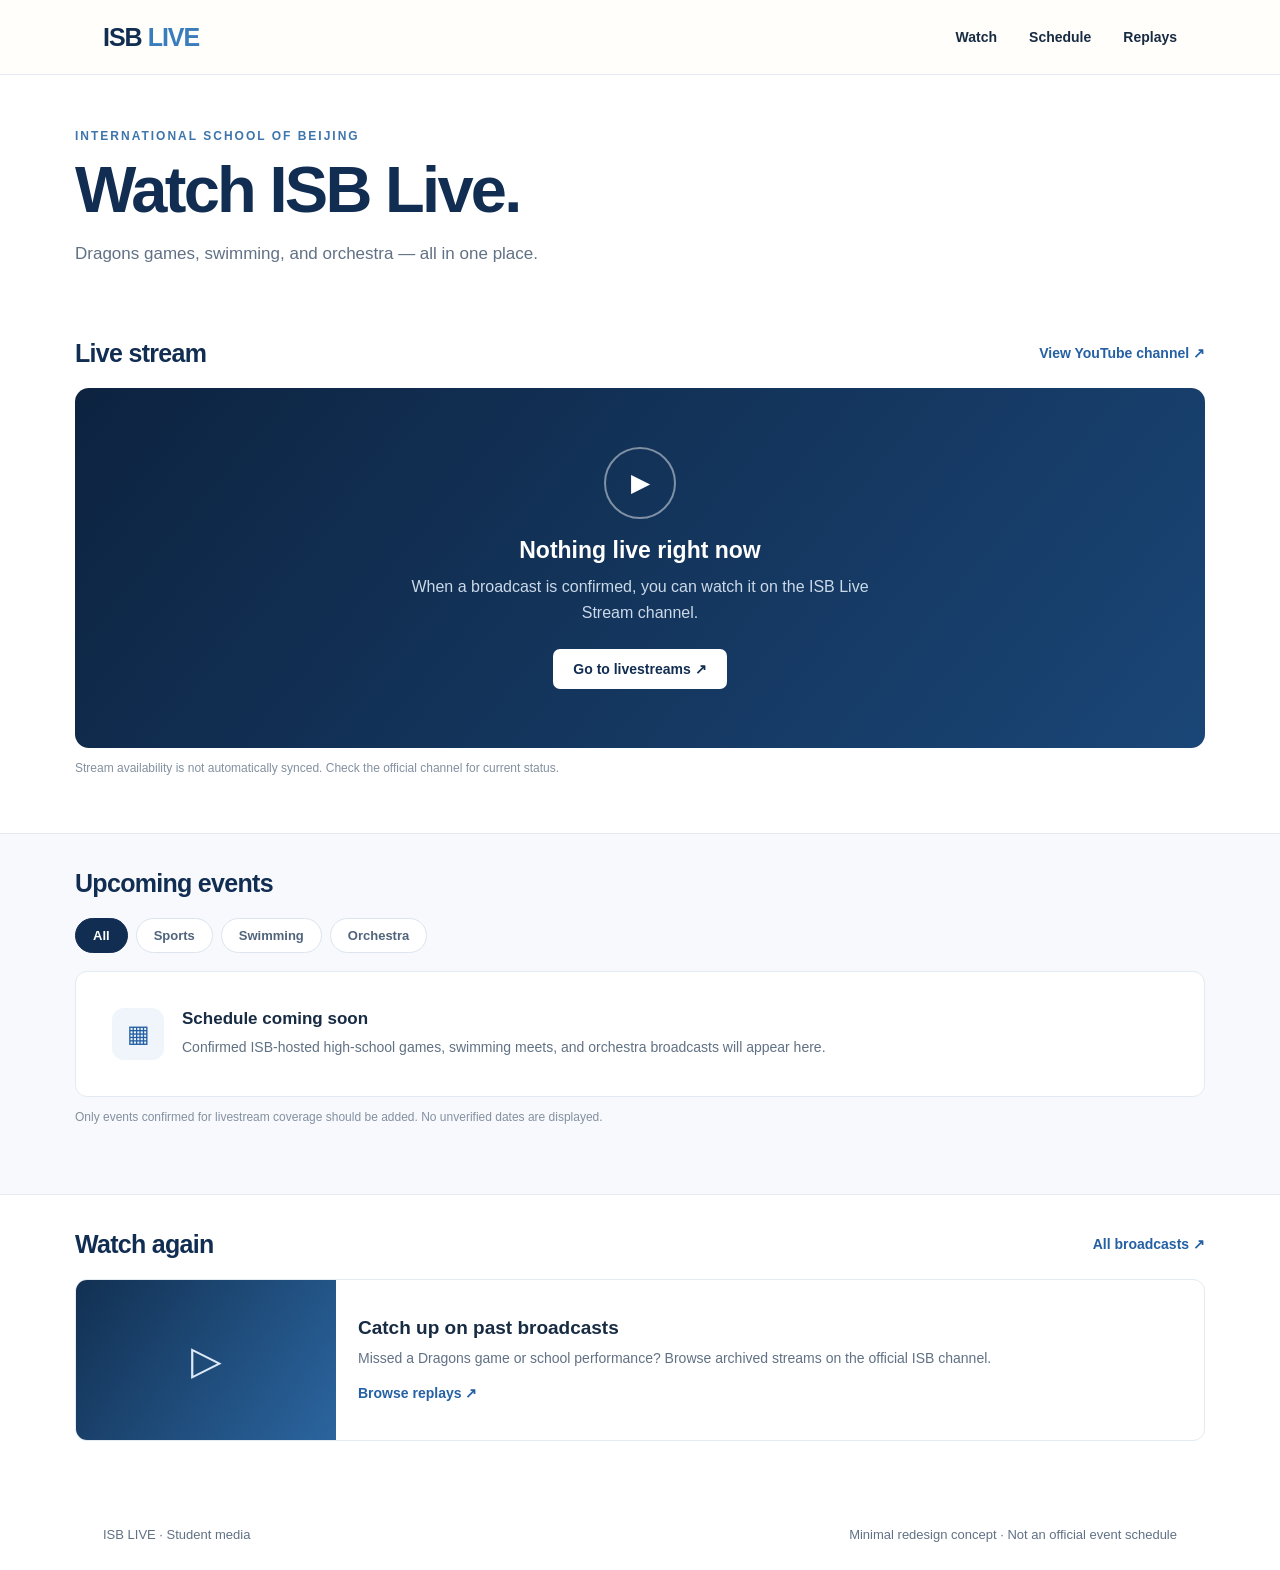
<file: minimal/index.html>
<!doctype html>
<html lang="en"><head><meta charset="utf-8"><meta name="viewport" content="width=device-width,initial-scale=1"><title>ISB LIVE — Minimal Concept</title><meta name="description" content="ISB Live: school games, swimming and orchestra livestreams."><style>
:root{--navy:#112d52;--blue:#2460a3;--ink:#172b43;--muted:#617184;--line:#e3eaf1;--bg:#f7f9fc}*{box-sizing:border-box}html{scroll-behavior:smooth}body{margin:0;font-family:Inter,-apple-system,BlinkMacSystemFont,"Segoe UI",sans-serif;color:var(--ink);background:#fff}a{color:inherit;text-decoration:none}button{font:inherit;cursor:pointer}.wrap{max-width:1130px;margin:auto;padding:0 28px}header{border-bottom:1px solid var(--line);position:sticky;top:0;background:#fffefa;z-index:5}.nav{height:74px;display:flex;align-items:center;justify-content:space-between}.logo{font-weight:850;font-size:25px;letter-spacing:-1px;color:var(--navy)}.logo span{color:#3b7cbd}.links{display:flex;gap:32px;font-size:14px;font-weight:650}.links a:hover{color:var(--blue)}.intro{padding:54px 0 35px}.eyebrow{font-size:12px;font-weight:750;letter-spacing:2px;color:#3e75ac;text-transform:uppercase}.intro h1{font-size:clamp(38px,5.8vw,65px);letter-spacing:-2.7px;line-height:1.06;margin:13px 0 15px;color:var(--navy)}.intro p{max-width:600px;color:var(--muted);line-height:1.7;font-size:17px;margin:0}.section{padding:35px 0 58px}.heading{display:flex;align-items:center;justify-content:space-between;gap:16px;margin-bottom:20px}.heading h2{font-size:25px;letter-spacing:-.7px;margin:0;color:var(--navy)}.smalllink{font-size:14px;color:var(--blue);font-weight:700}.player{border-radius:14px;background:linear-gradient(130deg,#0d2340,#1a4677);min-height:360px;display:grid;place-items:center;text-align:center;padding:34px;color:white}.playcircle{width:72px;height:72px;border:2px solid #ffffff75;border-radius:50%;display:grid;place-items:center;font-size:25px;margin:0 auto 18px}.player h3{font-size:23px;margin:0 0 10px}.player p{margin:0 auto 22px;max-width:460px;color:#cbd9e8;line-height:1.65}.btn{display:inline-block;background:white;color:var(--navy);border-radius:7px;padding:12px 20px;font-weight:750;font-size:14px}.btn:hover{background:#eaf3ff}.pale{background:var(--bg);border-top:1px solid var(--line);border-bottom:1px solid var(--line)}.filters{display:flex;flex-wrap:wrap;gap:8px;margin:0 0 18px}.filter{border:1px solid #dce5ee;background:white;color:#50647c;border-radius:100px;padding:9px 17px;font-size:13px;font-weight:650}.filter.active{background:var(--navy);color:white;border-color:var(--navy)}.empty{background:white;border:1px solid var(--line);border-radius:12px;padding:36px;display:flex;gap:18px;align-items:center}.emptyicon{width:52px;height:52px;display:grid;place-items:center;background:#eff5fb;color:var(--blue);border-radius:12px;font-size:24px;flex-shrink:0}.empty h3{margin:0 0 7px;font-size:17px}.empty p{margin:0;color:var(--muted);line-height:1.6;font-size:14px}.replay{display:grid;grid-template-columns:260px 1fr;gap:22px;align-items:center;border:1px solid var(--line);border-radius:12px;overflow:hidden}.thumb{background:linear-gradient(125deg,#123052,#2b659f);min-height:160px;display:grid;place-items:center;color:#dce9f8;font-size:40px}.replay h3{margin:0 0 8px;font-size:19px}.replay p{margin:0 0 15px;color:var(--muted);font-size:14px;line-height:1.6}.foot{padding:28px 0;color:var(--muted);font-size:13px}.foot .wrap{display:flex;justify-content:space-between;gap:18px;flex-wrap:wrap}.note{font-size:12px;color:#8390a0;margin-top:13px}@media(max-width:650px){.wrap{padding:0 20px}.nav{height:66px}.links{gap:16px;font-size:12px}.logo{font-size:21px}.intro{padding:38px 0 20px}.intro h1{letter-spacing:-1.6px}.player{min-height:310px}.section{padding:30px 0 42px}.replay{grid-template-columns:1fr}.thumb{min-height:140px}.replay>div:last-child{padding:0 20px 20px}.empty{align-items:flex-start;padding:23px}.heading h2{font-size:22px}}
</style></head><body><header><div class="wrap nav"><a class="logo" href="#">ISB <span>LIVE</span></a><nav class="links" aria-label="Main navigation"><a href="#watch">Watch</a><a href="#schedule">Schedule</a><a href="#replays">Replays</a></nav></div></header><main><section class="wrap intro"><div class="eyebrow">International School of Beijing</div><h1>Watch ISB Live.</h1><p>Dragons games, swimming, and orchestra — all in one place.</p></section><section class="wrap section" id="watch"><div class="heading"><h2>Live stream</h2><a class="smalllink" href="https://www.youtube.com/@ISBLiveStream/streams" target="_blank" rel="noopener">View YouTube channel ↗</a></div><div class="player"><div><div class="playcircle" aria-hidden="true">▶</div><h3>Nothing live right now</h3><p>When a broadcast is confirmed, you can watch it on the ISB Live Stream channel.</p><a class="btn" href="https://www.youtube.com/@ISBLiveStream/streams" target="_blank" rel="noopener">Go to livestreams ↗</a></div></div><div class="note">Stream availability is not automatically synced. Check the official channel for current status.</div></section><section class="pale" id="schedule"><div class="wrap section"><div class="heading"><h2>Upcoming events</h2></div><div class="filters" role="group" aria-label="Filter events"><button class="filter active" data-filter="All" aria-pressed="true">All</button><button class="filter" data-filter="Sports" aria-pressed="false">Sports</button><button class="filter" data-filter="Swimming" aria-pressed="false">Swimming</button><button class="filter" data-filter="Orchestra" aria-pressed="false">Orchestra</button></div><div class="empty" aria-live="polite"><div class="emptyicon" aria-hidden="true">▦</div><div><h3 id="empty-title">Schedule coming soon</h3><p id="empty-copy">Confirmed ISB-hosted high-school games, swimming meets, and orchestra broadcasts will appear here.</p></div></div><p class="note">Only events confirmed for livestream coverage should be added. No unverified dates are displayed.</p></div></section><section class="wrap section" id="replays"><div class="heading"><h2>Watch again</h2><a class="smalllink" href="https://www.youtube.com/@ISBLiveStream/streams" target="_blank" rel="noopener">All broadcasts ↗</a></div><div class="replay"><div class="thumb" aria-hidden="true">▷</div><div><h3>Catch up on past broadcasts</h3><p>Missed a Dragons game or school performance? Browse archived streams on the official ISB channel.</p><a class="smalllink" href="https://www.youtube.com/@ISBLiveStream/streams" target="_blank" rel="noopener">Browse replays ↗</a></div></div></section></main><footer class="foot"><div class="wrap"><span>ISB LIVE · Student media</span><span>Minimal redesign concept · Not an official event schedule</span></div></footer><script>document.querySelectorAll('.filter').forEach(button=>button.addEventListener('click',()=>{document.querySelectorAll('.filter').forEach(b=>{b.classList.toggle('active',b===button);b.setAttribute('aria-pressed',String(b===button))});let category=button.dataset.filter;document.getElementById('empty-title').textContent=category==='All'?'Schedule coming soon':'No confirmed '+category.toLowerCase()+' broadcasts yet';document.getElementById('empty-copy').textContent=category==='All'?'Confirmed ISB-hosted high-school games, swimming meets, and orchestra broadcasts will appear here.':'When '+category.toLowerCase()+' coverage at ISB is confirmed, it will appear here.'}));</script></body></html>
</file>
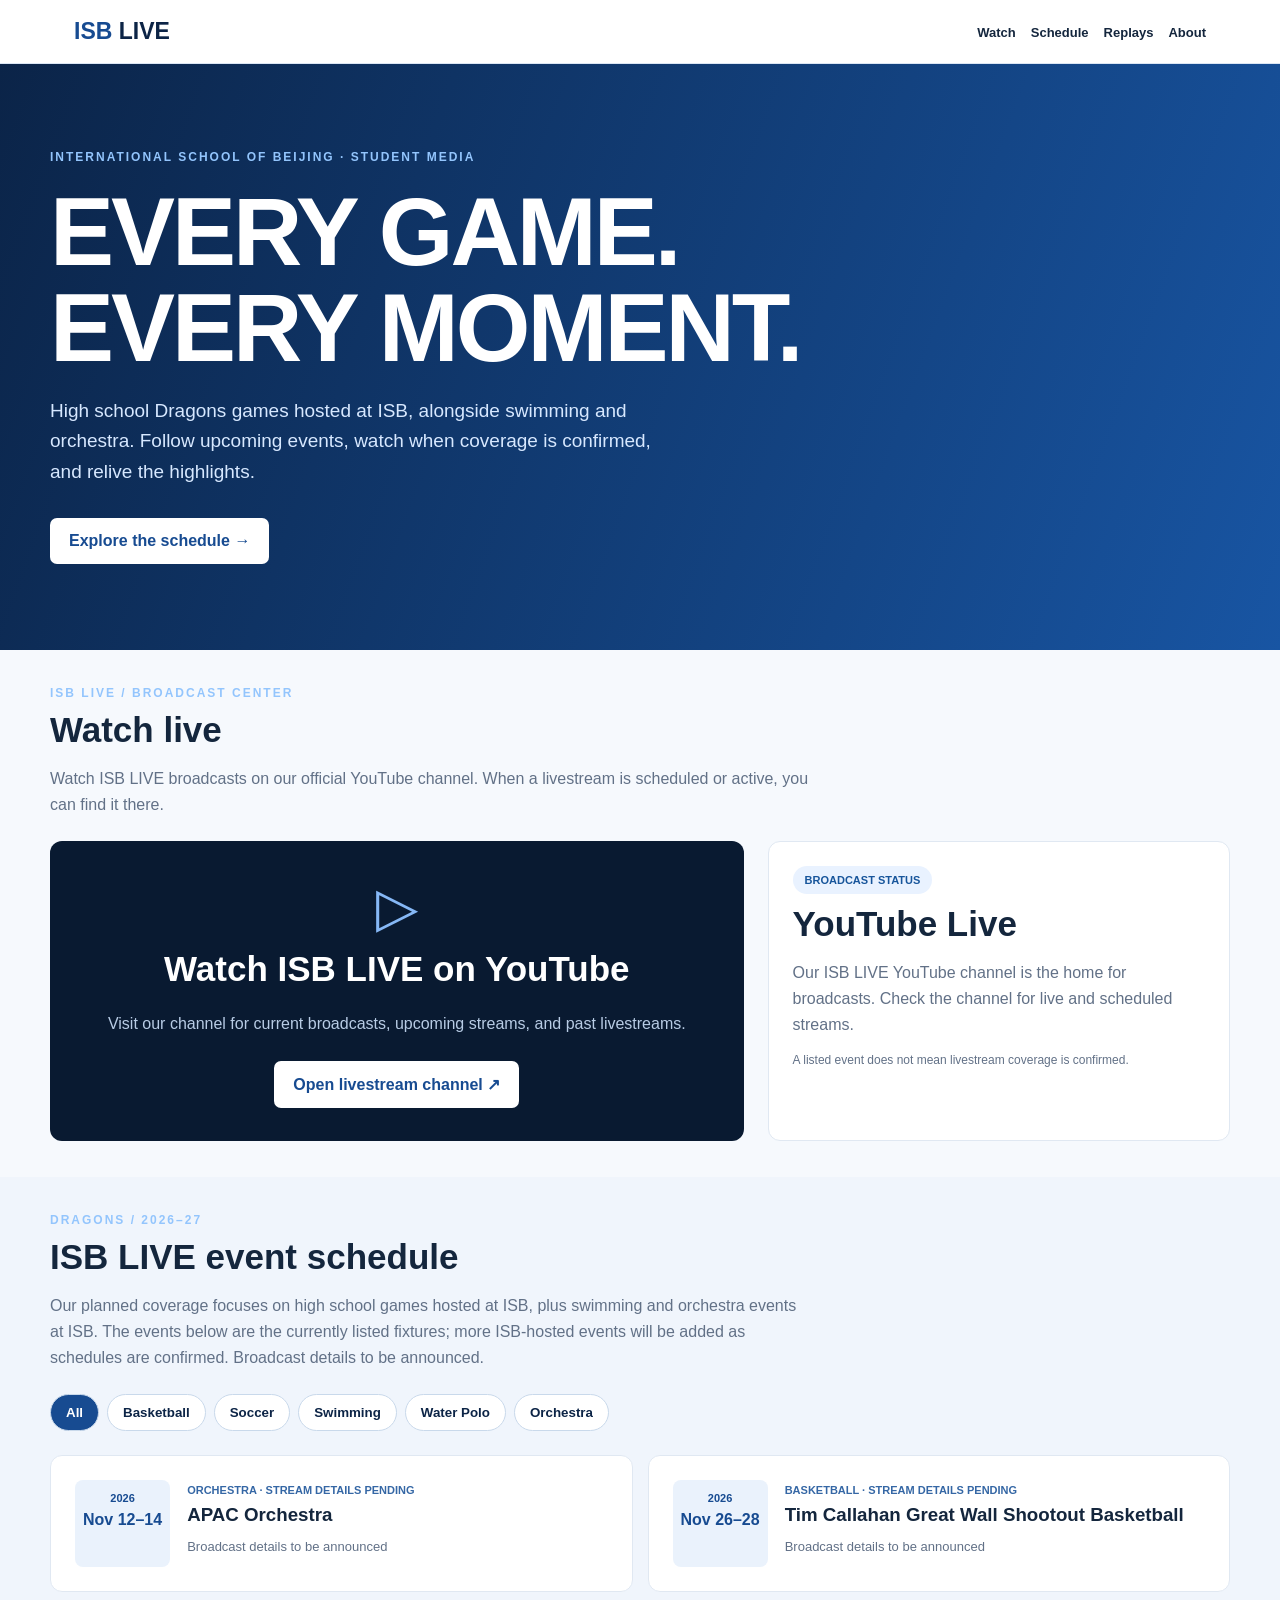
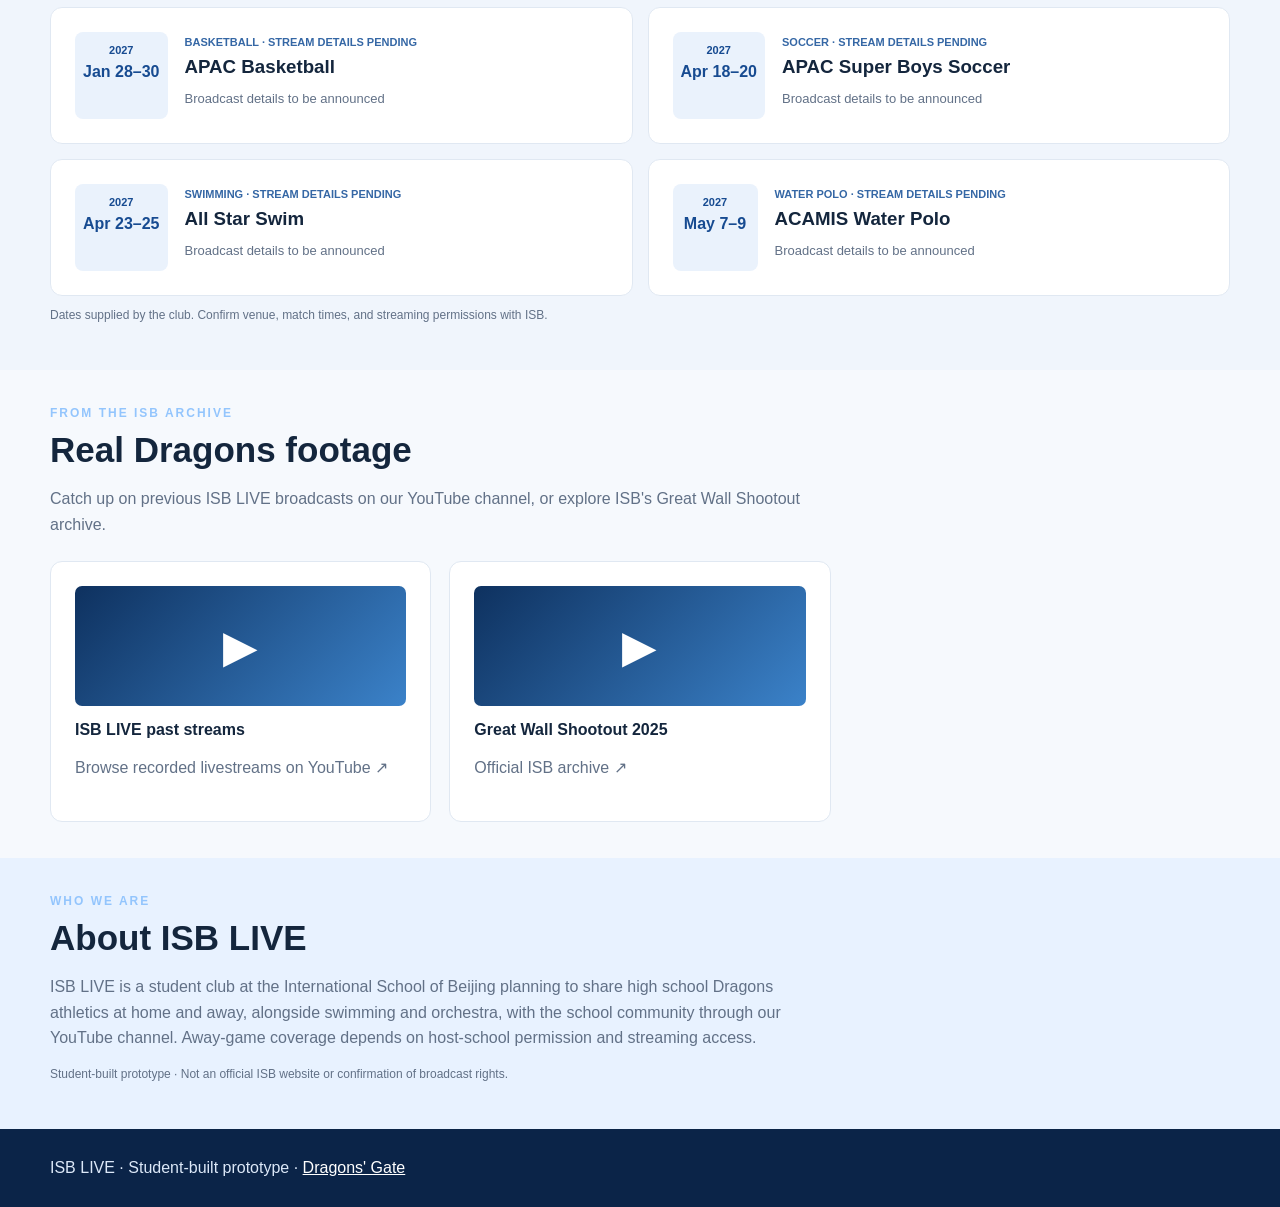
<file: archive/isb-live-original-2026-10-16.html>
<!doctype html>
<html lang="en">
<head>
<meta charset="utf-8"><meta name="viewport" content="width=device-width,initial-scale=1">
<title>ISB LIVE | Dragons</title>
<style>
:root{--blue:#174b91;--navy:#0c2446;--light:#eaf2fc;--ink:#14263d;--muted:#627187}*{box-sizing:border-box}body{margin:0;font-family:Arial,sans-serif;color:var(--ink);background:#f6f9fd}html{scroll-behavior:smooth;scroll-padding-top:0}section[id]{scroll-margin-top:0}header{z-index:10;background:white;border-bottom:1px solid #dbe6f4;position:relative;top:0}nav{max-width:1180px;margin:auto;padding:18px 24px;display:flex;justify-content:space-between;align-items:center;gap:16px}.logo{font-size:23px;font-weight:900;color:var(--blue)}.logo span{color:var(--navy)}nav a{color:var(--ink);text-decoration:none;font-size:13px;font-weight:bold;margin-left:15px}.hero{background:linear-gradient(110deg,#0b2448,#1855a3);color:white;padding:86px 24px}.wrap{max-width:1180px;margin:auto}.eyebrow{font-size:12px;letter-spacing:2px;text-transform:uppercase;font-weight:800;color:#93c5fd}.hero h1{font-size:clamp(48px,8vw,96px);line-height:1;letter-spacing:-3px;margin:20px 0}.hero p{max-width:610px;color:#d7e8ff;font-size:19px;line-height:1.6}.btn{transition:transform .25s ease,box-shadow .25s ease;display:inline-block;background:white;color:var(--blue);padding:14px 19px;border-radius:7px;font-weight:bold;text-decoration:none;margin-top:12px}.btn:hover{transform:translateY(-4px);box-shadow:0 12px 30px #071d3d55}.section{padding:36px 24px}.section h2{font-size:35px;margin:10px 0}.sub{color:var(--muted);line-height:1.6;max-width:760px}.livegrid{display:grid;grid-template-columns:1.5fr 1fr;gap:24px;margin-top:24px}.player{background:#091a31;color:white;border-radius:12px;min-height:300px;display:flex;flex-direction:column;justify-content:center;align-items:center;text-align:center;padding:25px}.player p{color:#b8cce5}.play{font-size:55px;color:#86b8f6}.side,.event,.replay a{background:white;border:1px solid #e0e8f2;border-radius:12px;padding:24px}.pill{display:inline-block;background:#e9f2ff;color:#17559b;font-size:11px;font-weight:800;padding:8px 12px;border-radius:30px}.filters{display:flex;flex-wrap:wrap;gap:8px;margin:24px 0}.filter{background:white;border:1px solid #c9d9eb;color:var(--navy);padding:10px 15px;border-radius:30px;cursor:pointer;font-weight:bold}.filter{transition:background .25s,color .25s,transform .25s}.filter:hover{transform:translateY(-2px)}.filter.active{background:var(--blue);color:white}.events{display:grid;grid-template-columns:repeat(2,minmax(0,1fr));gap:15px}.event{display:flex;gap:17px;animation:cardIn .4s ease both;transition:transform .25s,box-shadow .25s}.event:hover{transform:translateY(-5px);box-shadow:0 14px 32px #173f7420}.date{min-width:85px;background:var(--light);color:var(--blue);border-radius:8px;text-align:center;padding:12px 8px;font-weight:900}.date small{display:block;font-size:11px;margin-bottom:7px}.event h3{margin:6px 0}.event p{color:var(--muted);font-size:13px}.tag{color:#3567a5;font-size:11px;font-weight:bold}.replays{display:grid;grid-template-columns:repeat(3,1fr);gap:18px;margin-top:24px}.replay a{display:block;color:inherit;text-decoration:none}.thumb{height:120px;background:linear-gradient(135deg,#0e315f,#3b82c9);color:white;font-size:45px;display:flex;align-items:center;justify-content:center;border-radius:7px;margin-bottom:15px}.reveal{opacity:0;transform:translateY(25px);transition:opacity .7s ease,transform .7s ease}.reveal.visible{opacity:1;transform:none}@keyframes cardIn{from{opacity:0;transform:translateY(14px)}to{opacity:1;transform:translateY(0)}}@media(prefers-reduced-motion:reduce){html{scroll-behavior:auto}.reveal{opacity:1;transform:none;transition:none}.event{animation:none}.btn,.filter{transition:none}}.about{background:#e8f2ff}.foot{background:#0b2448;color:#dce8f8;padding:30px 24px}.foot a{color:white}.note{font-size:12px;color:var(--muted)}@media(max-width:750px){.livegrid,.events,.replays{grid-template-columns:1fr}nav{flex-wrap:wrap}.hero{padding:65px 20px}.section{padding:30px 20px}}
</style>
</head>
<body>
<header><nav><div class="logo">ISB <span>LIVE</span></div><div><a href="#watch">Watch</a><a href="#schedule">Schedule</a><a href="#replays">Replays</a><a href="#about">About</a></div></nav></header>
<section class="hero"><div class="wrap"><div class="eyebrow">International School of Beijing · Student Media</div><h1>EVERY GAME.<br>EVERY MOMENT.</h1><p>High school Dragons games hosted at ISB, alongside swimming and orchestra. Follow upcoming events, watch when coverage is confirmed, and relive the highlights.</p><a class="btn" href="#schedule">Explore the schedule →</a></div></section>
<section class="section" id="watch"><div class="wrap"><div class="eyebrow">ISB LIVE / Broadcast center</div><h2>Watch live</h2><p class="sub">Watch ISB LIVE broadcasts on our official YouTube channel. When a livestream is scheduled or active, you can find it there.</p><div class="livegrid"><div class="player"><div class="play">▷</div><h2>Watch ISB LIVE on YouTube</h2><p>Visit our channel for current broadcasts, upcoming streams, and past livestreams.</p><a class="btn" href="https://www.youtube.com/@ISBLiveStream/streams" target="_blank" rel="noopener noreferrer">Open livestream channel ↗</a></div><div class="side"><span class="pill">BROADCAST STATUS</span><h2>YouTube Live</h2><p class="sub">Our ISB LIVE YouTube channel is the home for broadcasts. Check the channel for live and scheduled streams.</p><p class="note">A listed event does not mean livestream coverage is confirmed.</p></div></div></div></section>
<section class="section" id="schedule" style="background:#f0f5fc"><div class="wrap"><div class="eyebrow">Dragons / 2026–27</div><h2>ISB LIVE event schedule</h2><p class="sub">Our planned coverage focuses on high school games hosted at ISB, plus swimming and orchestra events at ISB. The events below are the currently listed fixtures; more ISB-hosted events will be added as schedules are confirmed. Broadcast details to be announced.</p><div class="filters" id="filters"></div><div class="events" id="events"></div><p class="note">Dates supplied by the club. Confirm venue, match times, and streaming permissions with ISB.</p></div></section>
<section class="section" id="replays"><div class="wrap"><div class="eyebrow">From the ISB archive</div><h2>Real Dragons footage</h2><p class="sub">Catch up on previous ISB LIVE broadcasts on our YouTube channel, or explore ISB's Great Wall Shootout archive.</p><div class="replays"><div class="replay"><a href="https://www.youtube.com/@ISBLiveStream/streams" target="_blank" rel="noopener noreferrer"><div class="thumb">▶</div><strong>ISB LIVE past streams</strong><p class="sub">Browse recorded livestreams on YouTube ↗</p></a></div><div class="replay"><a href="https://www.isb.cn/great-wall-shootout" target="_blank" rel="noopener"><div class="thumb">▶</div><strong>Great Wall Shootout 2025</strong><p class="sub">Official ISB archive ↗</p></a></div></div></div></section>
<section class="section about" id="about"><div class="wrap"><div class="eyebrow">Who we are</div><h2>About ISB LIVE</h2><p class="sub">ISB LIVE is a student club at the International School of Beijing planning to share high school Dragons athletics at home and away, alongside swimming and orchestra, with the school community through our YouTube channel. Away-game coverage depends on host-school permission and streaming access.</p><p class="note">Student-built prototype · Not an official ISB website or confirmation of broadcast rights.</p></div></section>
<footer class="foot"><div class="wrap">ISB LIVE · Student-built prototype · <a href="https://www.isb.cn/dg">Dragons' Gate</a></div></footer>
<script>
const events=[
{date:"Nov 12–14",name:"APAC Orchestra",sport:"Orchestra",year:"2026"},
{date:"Nov 26–28",name:"Tim Callahan Great Wall Shootout Basketball",sport:"Basketball",year:"2026"},
{date:"Jan 28–30",name:"APAC Basketball",sport:"Basketball",year:"2027"},
{date:"Apr 18–20",name:"APAC Super Boys Soccer",sport:"Soccer",year:"2027"},
{date:"Apr 23–25",name:"All Star Swim",sport:"Swimming",year:"2027"},
{date:"May 7–9",name:"ACAMIS Water Polo",sport:"Water Polo",year:"2027"}
];
const categories=["All","Basketball","Soccer","Swimming","Water Polo","Orchestra"];let selected="All";
function render(){
document.getElementById("filters").innerHTML=categories.map(c=>'<button class="filter '+(c===selected?'active':'')+'" data-cat="'+c+'">'+c+'</button>').join("");
document.getElementById("events").innerHTML=events.filter(e=>selected==="All"||e.sport===selected).map(e=>'<article class="event"><div class="date"><small>'+e.year+'</small>'+e.date+'</div><div><span class="tag">'+e.sport.toUpperCase()+' · STREAM DETAILS PENDING</span><h3>'+e.name+'</h3><p>Broadcast details to be announced</p></div></article>').join("");
document.querySelectorAll(".filter").forEach(b=>b.onclick=()=>{selected=b.dataset.cat;render()});
}render();
function jumpToSection(hash,animate=true){const target=document.getElementById(hash.slice(1));if(!target)return;const top=target.getBoundingClientRect().top+window.scrollY;window.scrollTo({top,behavior:animate&&!window.matchMedia('(prefers-reduced-motion: reduce)').matches?'smooth':'instant'});}
document.querySelectorAll('a[href^="#"]').forEach(a=>a.addEventListener('click',e=>{const hash=a.getAttribute('href');if(!document.getElementById(hash.slice(1)))return;e.preventDefault();history.pushState(null,'',hash);jumpToSection(hash);}));
window.addEventListener('hashchange',()=>jumpToSection(location.hash,false));
window.addEventListener('load',()=>{if(location.hash)requestAnimationFrame(()=>jumpToSection(location.hash,false))});
const observer=new IntersectionObserver(entries=>{entries.forEach(entry=>{if(entry.isIntersecting){entry.target.classList.add('visible');observer.unobserve(entry.target)}})},{threshold:.08});document.querySelectorAll('.section .wrap,.hero .wrap').forEach(el=>{el.classList.add('reveal');observer.observe(el)});
</script>
</body></html>
</file>
